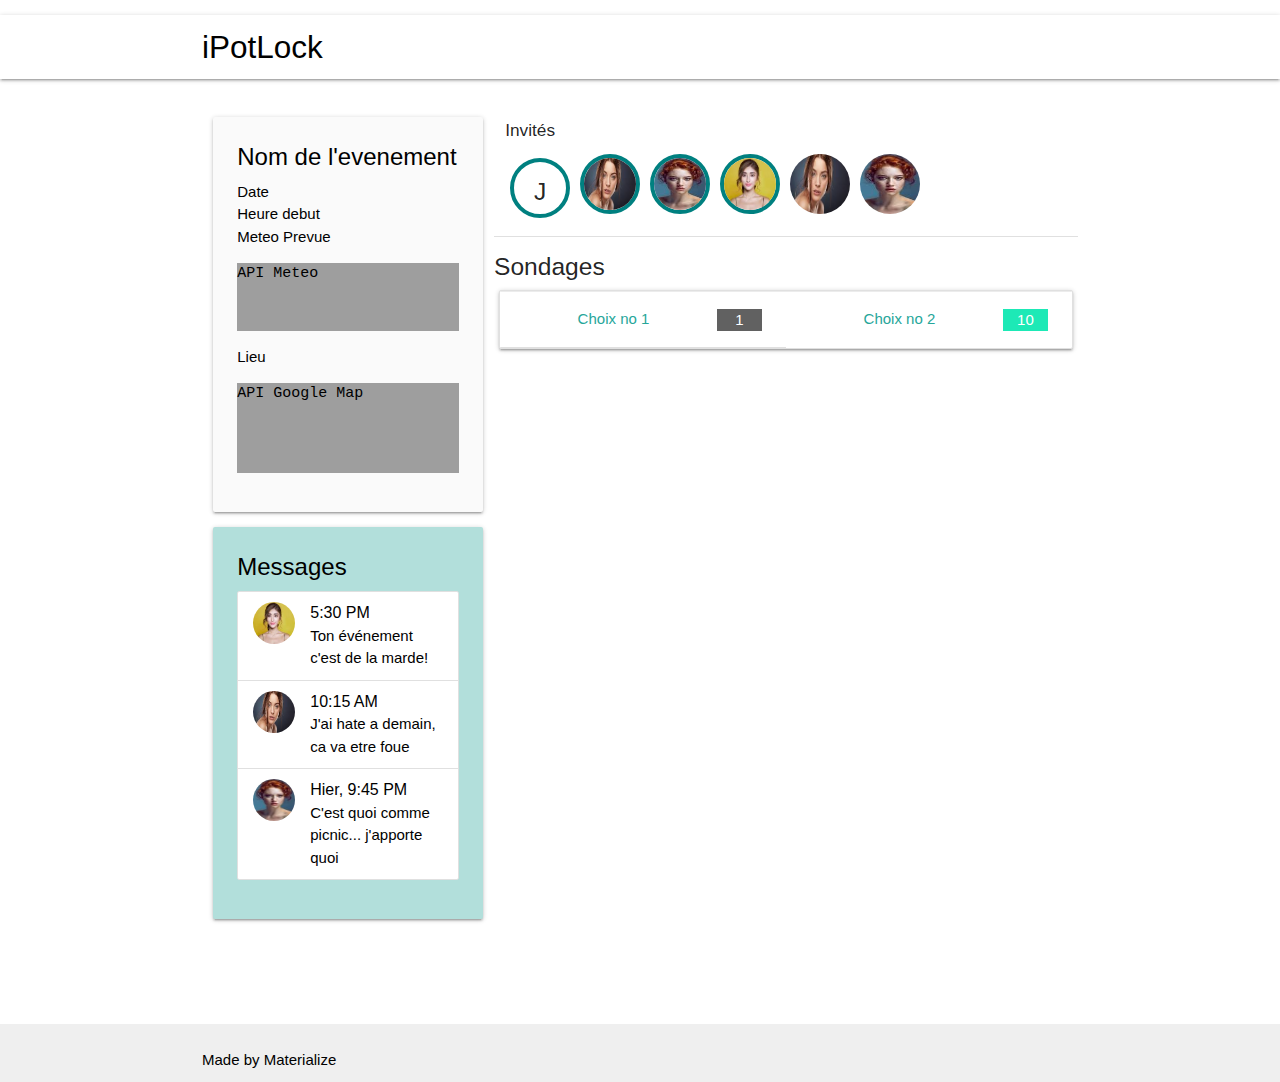
<file: vue-evenement.html>
﻿<!DOCTYPE html>
<html lang="fr">
<head>
  <meta http-equiv="Content-Type" content="text/html; charset=UTF-8"/>
  <meta name="viewport" content="width=device-width, initial-scale=1, maximum-scale=1.0"/>
  <title>iPotLock</title>

  <!-- CSS  -->
  <link href="https://fonts.googleapis.com/icon?family=Material+Icons" rel="stylesheet">
  <link href="css/materialize.css" type="text/css" rel="stylesheet" media="screen,projection"/>
  <link href="css/style.css" type="text/css" rel="stylesheet" media="screen,projection"/>

  <!--  Scripts-->
  <script src="https://code.jquery.com/jquery-2.1.1.min.js"></script>
  <script src="js/materialize.js"></script>
  <script src="js/init.js"></script>
</head>

<body>
  <main>
    <nav class="#ffffff white" role="navigation">
      <div class="nav-wrapper container">
        <a id="logo-container" href="#" class="brand-logo black-text">iPotLock</a>

        <ul id="nav-mobile" class="sidenav">
          <li>
            <a href="#" class="black-text">Navbar Link</a>
          </li>
        </ul>

        <a href="#" data-target="nav-mobile" class="sidenav-trigger black-text">
          <i class="material-icons">menu</i>
        </a>
      </div>
    </nav>

    <div class="container">
      <div class="section">

        <div class="row">

          <!-- colone gauche -->
          <div id="col-gauche" class="col s12 m4">
            <!-- Carte - Description de l'événement -->
            <div class="card #fafafa grey lighten-5">
              <div class="card-content black-text">
                <!-- Nom de l'evenement -->
                <span id="event_nom" name="event_nom" class="card-title">Nom de l'evenement</span>
                <!-- Date de l'evenement -->
                <p id="event_date" name="event_date">Date</p>
                <!-- Heure de l'evenement -->
                <p id="event_heure" name="event_heure">Heure debut</p>
                <!-- Meteo Prevision en lien avec la date et le lieu de l'evenement -->
                <div>
                  Meteo Prevue
                  <pre class="grey">API Meteo

                  </pre>
                </div>
                <!-- Lieu de l'evenement - coordonées google map -->
                <div id="event_lieu" name="event_lieu">
                  Lieu
                  <pre class="grey">API Google Map


                  </pre>
                </div>
              </div>
            </div><!-- FIN Carte - Description de l'événement -->

            <!-- Carte - Messagerie -->
            <div class="card #b2dfdb teal lighten-4">
              <div class="card-content black-text">
                <span class="card-title">Messages</span>
                <!-- Liste des messages -->
                <ul class="collection">
                  <!-- Message d'un invité -->
                  <li class="collection-item avatar">
                    <img src="images/user-labrune.jpg" alt="" class="circle">
                    <span id="mess_date" class="title">5:30 PM</span>
                    <p id="mess_contenu">Ton événement c'est de la marde!</p>
                  </li>
                  <li class="collection-item avatar">
                    <img src="images/user-lablonde.jpg" alt="" class="circle">
                    <span id="mess_date" class="title">10:15 AM</span>
                    <p id="mess_contenu">J'ai hate a demain, ca va etre foue</p>
                  </li>
                  <li class="collection-item avatar">
                    <img src="images/user-larousse.jpg" alt="" class="circle">
                    <span id="mess_date" class="title">Hier, 9:45 PM</span>
                    <p id="mess_contenu">C'est quoi comme picnic... j'apporte quoi</p>
                  </li>
                </ul>
              </div>
            </div><!-- FIN Carte - Messagerie -->
          </div><!-- FIN colone gauche -->

          <!-- colone droite -->
          <div id="col-droite" class="col s12 m8">
            <!-- Liste des invités a l'événement -->
            <div>
              <h6>Invités</h6>
              <ul class="valign-wrapper">
                <!-- Invité et participant -->
                <li id="usr_id" name="usr_id" class="inline space-5">
                  <div class="circle icon-invite border-success valign-wrapper inline center"><h5>J</h5></div>
                </li>
                <li id="usr_id" name="usr_id" class="inline space-5">
                  <img id="usr_photo" src="images/user-lablonde.jpg" alt="" class="circle icon-invite border-success">
                </li>
                <li id="usr_id" name="usr_id" class="inline space-5">
                  <img id="usr_photo" src="images/user-larousse.jpg" alt="" class="circle icon-invite border-success">
                </li>
                <li id="usr_id" name="usr_id" class="inline space-5">
                  <img id="usr_photo" src="images/user-labrune.jpg" alt="" class="circle icon-invite border-success">
                </li>
                <!-- Juste Invité -->
                <li id="usr_id" name="usr_id" class="inline space-5">
                  <img id="usr_photo" src="images/user-lablonde.jpg" alt="" class="circle icon-invite">
                </li>
                <li id="usr_id" name="usr_id" class="inline space-5">
                  <img id="usr_photo" src="images/user-larousse.jpg" alt="" class="circle icon-invite">
                </li>
              </ul>
            </div><!-- FIN Liste des invités -->

              <div class="row">
                  <div class="divider"></div>
                  <h5>Sondages</h5>
                  <!-- Item -->
                  <div class="card collection space-5">    
                          <a href="#" class="col s6 collection-item center-align card-action" id="cont_nom" name="cont_nom">Choix no 1<span class="badge grey darken-2 white-text">1</span></a>
                          <a href="#" class="col s6 collection-item center-align card-action" id="cont_nom" name="cont_nom">Choix no 2<span class="badge teal accent-3 white-text">10</span></a>
              </div>                      
              </div><!-- FIN Liste des sondages -->

                  </div><!-- FIN colone droite -->

              </div><!-- FIN row -->

      </div><!-- FIN section -->

    </div><!-- FIN container -->
</main>


<footer class="page-footer white">
  <div class="container">
    <div class="row">
      
    </div>
  </div>
  <div class="footer-copyright">
    <div class="container black-text">
    Made by 
      <a class="black-text" href="http://materializecss.com">Materialize</a>
    </div>
  </div>
</footer>

</body>
</html>
</file>
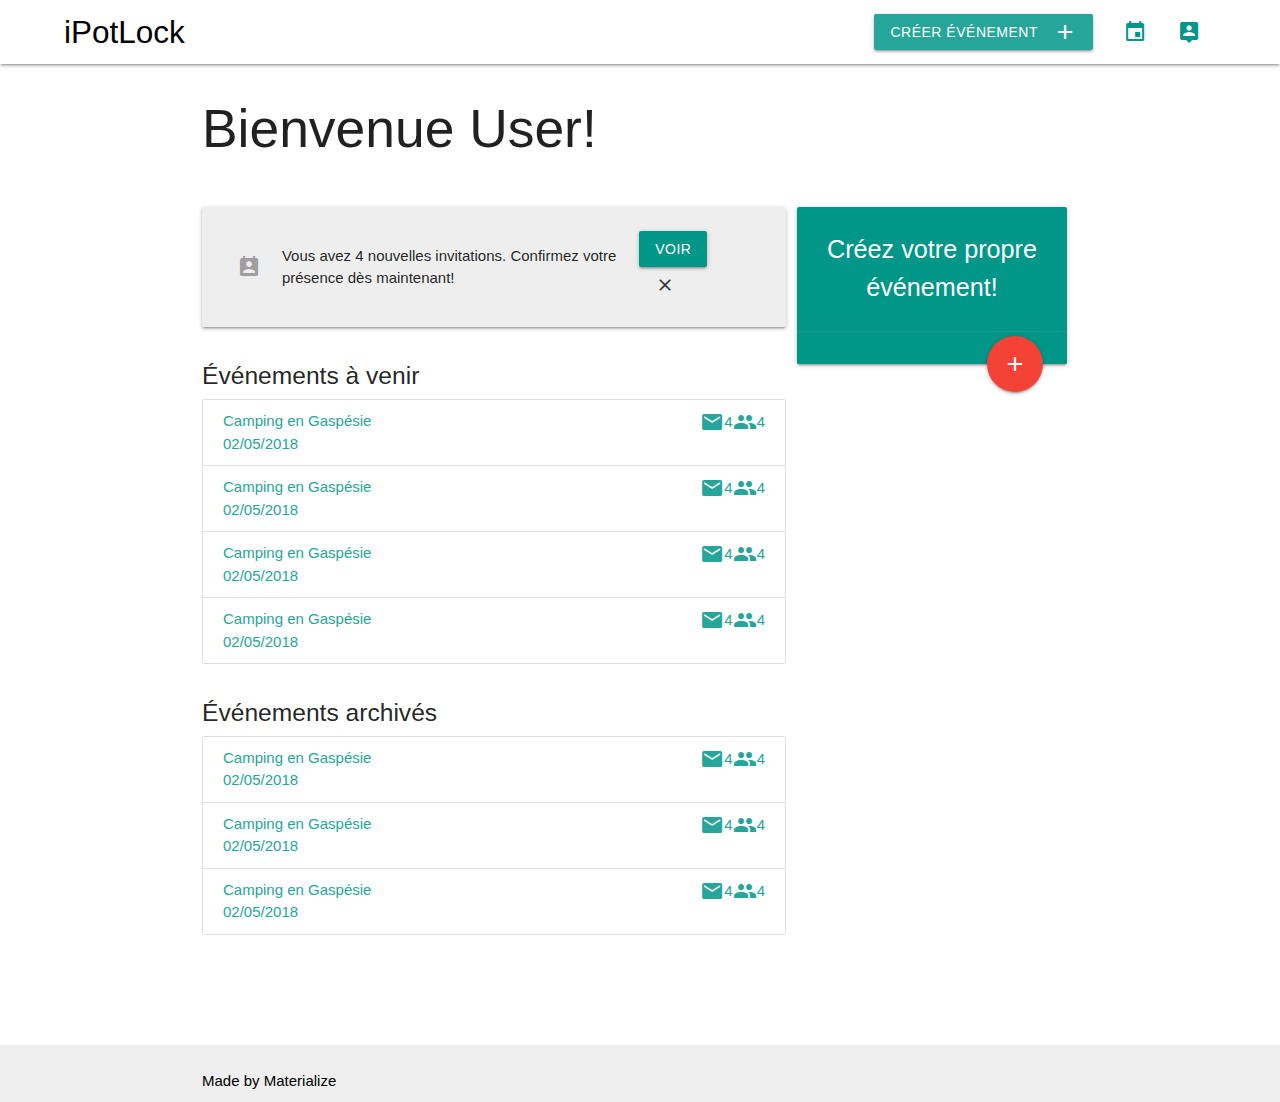
<file: vue-user.html>
﻿<!DOCTYPE html>
<html lang="fr">
<head>
  <meta http-equiv="Content-Type" content="text/html; charset=UTF-8"/>
  <meta name="viewport" content="width=device-width, initial-scale=1, maximum-scale=1.0"/>
  <title>iPotLock</title>

  <!-- CSS  -->
  <link href="https://fonts.googleapis.com/icon?family=Material+Icons" rel="stylesheet">
  <link href="css/materialize.css" type="text/css" rel="stylesheet" media="screen,projection"/>
  <link href="css/style.css" type="text/css" rel="stylesheet" media="screen,projection"/>

  <!--  Scripts-->
  <script src="https://code.jquery.com/jquery-2.1.1.min.js"></script>
  <script src="js/materialize.js"></script>
  <script src="js/init.js"></script>
</head>

<body>
  <main>
      <nav class="#ffffff white" role="navigation">
          <div class="nav-wrapper">
              <a id="logo-container" href="#" class="brand-logo black-text">iPotLock</a>
              <a href="#" data-target="mobile-demo" class="sidenav-trigger"><i class="material-icons">menu</i></a>
              <ul class="right hide-on-med-and-down" id="menu-droite">
                  <li><a class="waves-effect waves-light btn"><i class="material-icons right">add</i>Créer événement</a></li>
                  <li><a href="#"><i class="material-icons teal-text">event</i></a></li>
                  <li><a href="#"><i class="material-icons teal-text">person_pin</i></a></li>
              </ul>
          </div>
      </nav>

      <div class="container">
          <div class="row">
              <h2>Bienvenue User!</h2>
    </div>
          <div class="row">

              <div id="col-gauche" class="col s12 m8">
                  <!-- Carte - Notification -->
                  <div class="row">
                      <div class="card grey lighten-3">
                          <div class="card-content valign-wrapper">
                              <div class="col m1 valign-wrapper hide-on-med-and-down">
                                  <i class="material-icons grey-text lighten-3">perm_contact_calendar</i>
                              </div>
                              <div class="col s12 m8">
                                  <span class="">Vous avez 4 nouvelles invitations. Confirmez votre présence dès maintenant!</span>
                              </div>
                              <div class="col s12 m3">
                                  <div class="right">
                                      <a class="waves-effect waves-light btn teal white-text">Voir</a>
                                      <a class="waves-effect waves-light btn-flat"><i class="material-icons">clear</i></a>
                                  </div>
                              </div>
                          </div>
                      </div>
                  </div>
                  <!-- Carte - Messagerie -->
                  <div class="row">
                      <h5>Événements à venir</h5>
                      <div class="collection">
                          <a class="collection-item" href="#">
                              <span class="title">Camping en Gaspésie</span>
                              <span class="secondary-content valign-wrapper"><i class="material-icons">group</i>4</span>
                              <span class="secondary-content valign-wrapper"><i class="material-icons">email</i>4</span>
                              <br /><span>02/05/2018</span>
                          </a>
                          <a class="collection-item" href="#">
                              <span class="title">Camping en Gaspésie</span>
                              <span class="secondary-content valign-wrapper"><i class="material-icons">group</i>4</span>
                              <span class="secondary-content valign-wrapper"><i class="material-icons">email</i>4</span>
                              <br /><span>02/05/2018</span>
                          </a>
                          <a class="collection-item" href="#">
                              <span class="title">Camping en Gaspésie</span>
                              <span class="secondary-content valign-wrapper"><i class="material-icons">group</i>4</span>
                              <span class="secondary-content valign-wrapper"><i class="material-icons">email</i>4</span>
                              <br /><span>02/05/2018</span>
                          </a>
                          <a class="collection-item" href="#">
                              <span class="title">Camping en Gaspésie</span>
                              <span class="secondary-content valign-wrapper"><i class="material-icons">group</i>4</span>
                              <span class="secondary-content valign-wrapper"><i class="material-icons">email</i>4</span>
                              <br /><span>02/05/2018</span>
                          </a>
                      </div>
                  </div>
                  <div class="row">
                      <h5>Événements archivés</h5>
                      <div class="collection">
                          <a class="collection-item" href="#">
                              <span class="title">Camping en Gaspésie</span>
                              <span class="secondary-content valign-wrapper"><i class="material-icons">group</i>4</span>
                              <span class="secondary-content valign-wrapper"><i class="material-icons">email</i>4</span>
                              <br /><span>02/05/2018</span>
                          </a>
                          <a class="collection-item" href="#">
                              <span class="title">Camping en Gaspésie</span>
                              <span class="secondary-content valign-wrapper"><i class="material-icons">group</i>4</span>
                              <span class="secondary-content valign-wrapper"><i class="material-icons">email</i>4</span>
                              <br /><span>02/05/2018</span>
                          </a>
                          <a class="collection-item" href="#">
                              <span class="title">Camping en Gaspésie</span>
                              <span class="secondary-content valign-wrapper"><i class="material-icons">group</i>4</span>
                              <span class="secondary-content valign-wrapper"><i class="material-icons">email</i>4</span>
                              <br /><span>02/05/2018</span>
                          </a>
                      </div>
                  </div>
              </div><!-- FIN colonne -->

              <div id="col-droite" class="col s12 m4">
                  <!-- Carte - Créer evenement -->
                  <div class="card teal right">
                      <div class="card-content">
                          <p class="flow-text white-text center-align">Créez votre propre événement!</p>
                      </div>
                      <div class="card-action">
                          <a class="btn-floating halfway-fab waves-effect waves-light red btn-large"><i class="material-icons">add</i></a>
                      </div>

                  </div>
              </div>
          </div><!-- FIN row -->


                </div><!-- FIN container -->
</main>


<footer class="page-footer white">
  <div class="container">
    <div class="row">
      
    </div>
  </div>
  <div class="footer-copyright">
    <div class="container black-text">
    Made by 
      <a class="black-text" href="http://materializecss.com">Materialize</a>
    </div>
  </div>
</footer>

</body>
</html>
</file>
<file: css/style.css>
/* Custom Stylesheet */
/**
 * Use this file to override Materialize files so you can update
 * the core Materialize files in the future
 *
 * Made By MaterializeCSS.com
 */
body {
    display: flex;
    min-height: 100vh;
    flex-direction: column;
}
.nav-wrapper{
    padding-left:5%;
    padding-right:5%;
}
.container{
    padding-left:10px;
    padding-right:10px;
    margin-top:15px;
}

main {
    flex: 1 0 auto;
}

.icon-block {
  padding: 0 15px;
}

.icon-block .material-icons {
	font-size: inherit;
}

/*Ajout le 18 avril*/
.inline {
	display: inline-block;
}

.space-5 {
	margin: 0 5px;
}

.border-success {
	border: 4px solid teal;
}
.border-warning {
	border: 4px solid grey;
}
.icon-invite {
	width: 60px;
	height: 60px;
}

.icon-contribution {
	width: 50px;
	height: 50px;
}
/*FIN Ajout le 18 avril*/
</file>
